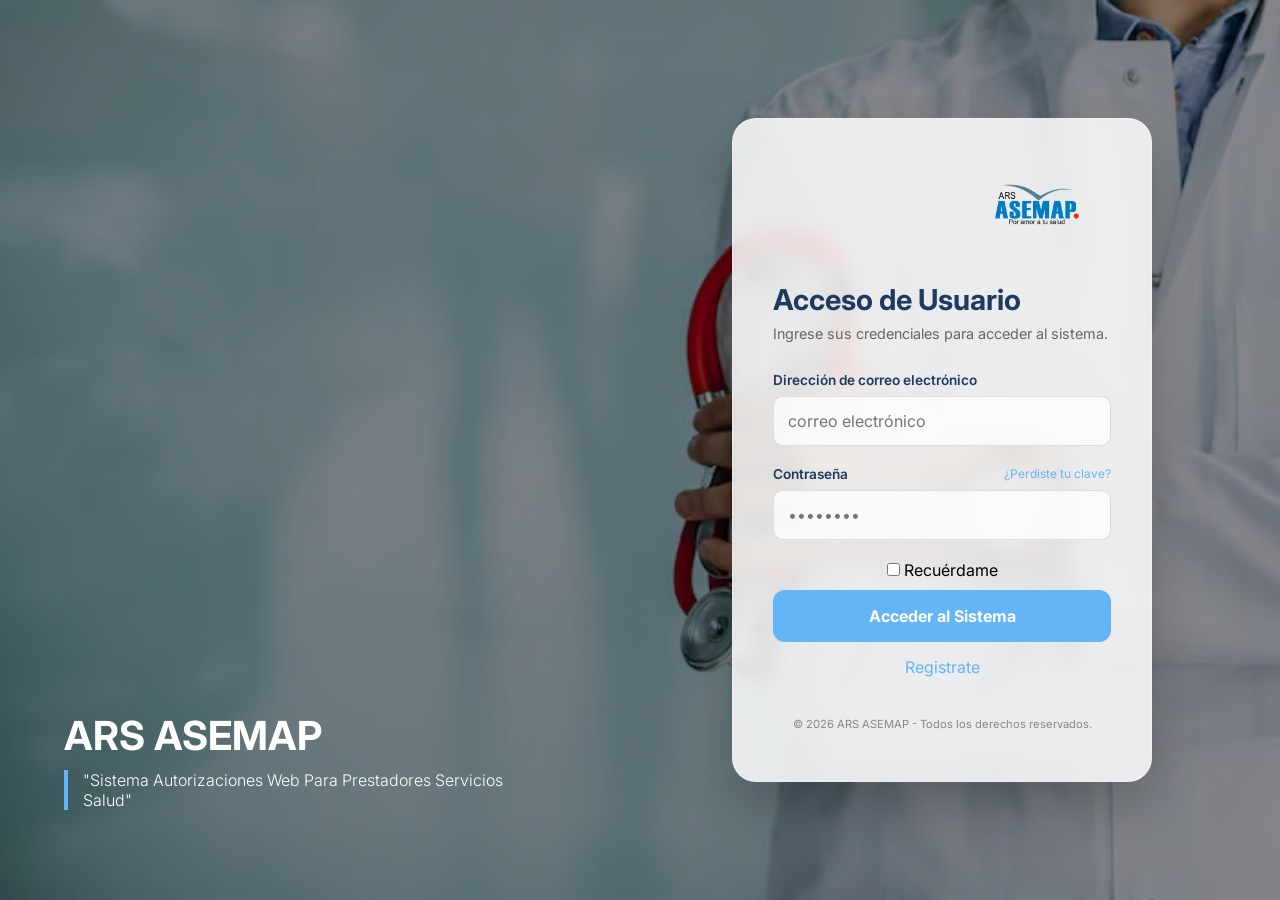
<file: index.html>
<!DOCTYPE html>
<html lang="es">
<head>
    <meta charset="UTF-8">
    <meta name="viewport" content="width=device-width, initial-scale=1.0">
    <title>Acceso - ARS ASEMAP</title>
    <link rel="stylesheet" href="autorizaciones.css">
    <link href="https://fonts.googleapis.com/css2?family=Inter:wght@300;400;600;700&display=swap" rel="stylesheet">
</head>
<body>

    <div class="login-container">
        <div class="background-image">
            <div class="hero-text">
                <h1>ARS ASEMAP</h1>
                <p>"Sistema Autorizaciones Web Para Prestadores Servicios Salud"</p>
            </div>
        </div>

        <div class="floating-box">
            <div class="logo-area">
                <img src="imagenes/asemaplogo.png" alt="ARS ASEMAP" class="logo">
            </div>

            <div class="form-header">
                <h2>Acceso de Usuario</h2>
                <p>Ingrese sus credenciales para acceder al sistema.</p>
            </div>

            <form class="login-form">
                <div class="input-group">
                    <label>Dirección de correo electrónico</label>
                    <input type="email" placeholder="correo electrónico" required>
                </div>

                <div class="input-group">
                    <div class="label-row">
                        <label>Contraseña</label>
                        <a href="#" class="forgot">¿Perdiste tu clave?</a>
                    </div>
                    <input type="password" placeholder="••••••••" required>
                </div>

                <div class="form-footer">
                    <label class="remember">
                        <input type="checkbox"> Recuérdame
                    </label>
                </div>

                <button type="submit" class="btn-access">Acceder al Sistema</button>
            </form>

            <a href="formulario-registro.html" class="registro">Registrate</a>

            <p class="copyright">© 2026 ARS ASEMAP - Todos los derechos reservados.</p>
        </div>
    </div>

</body>
</html>
</file>
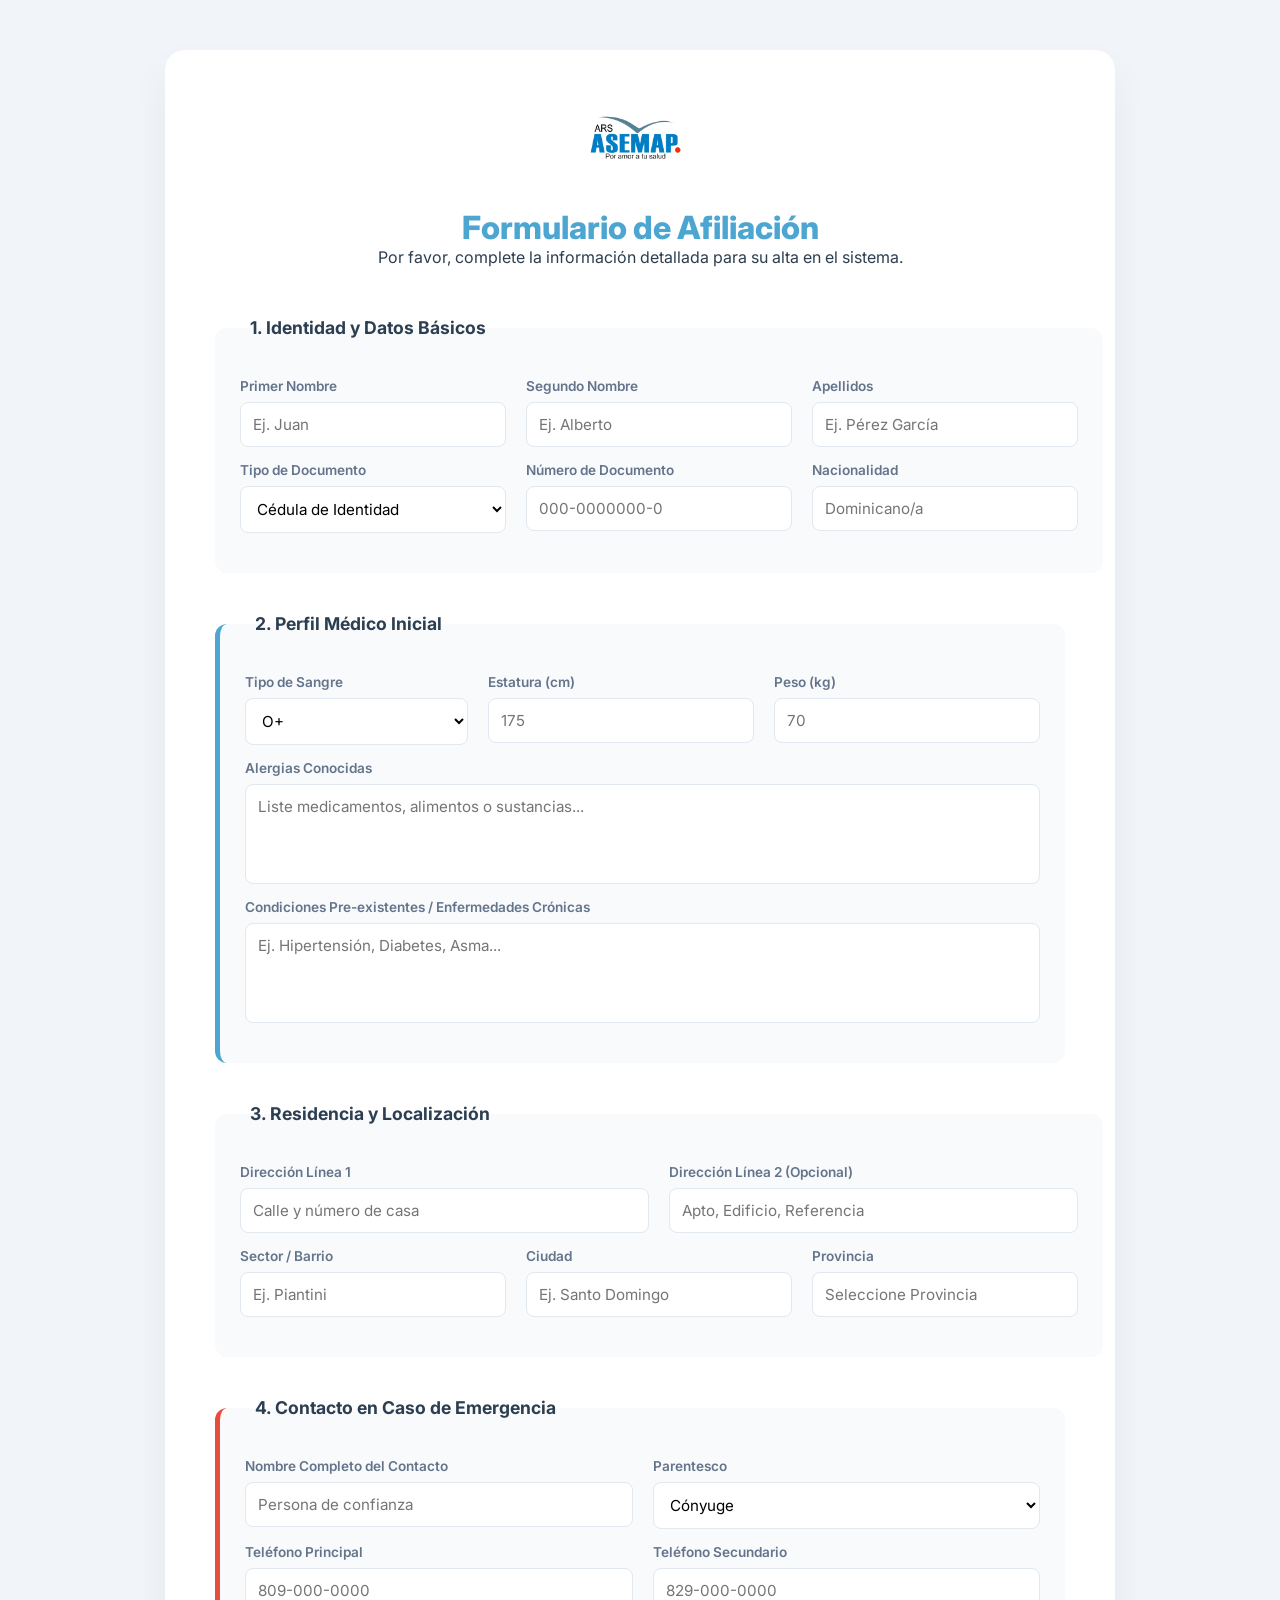
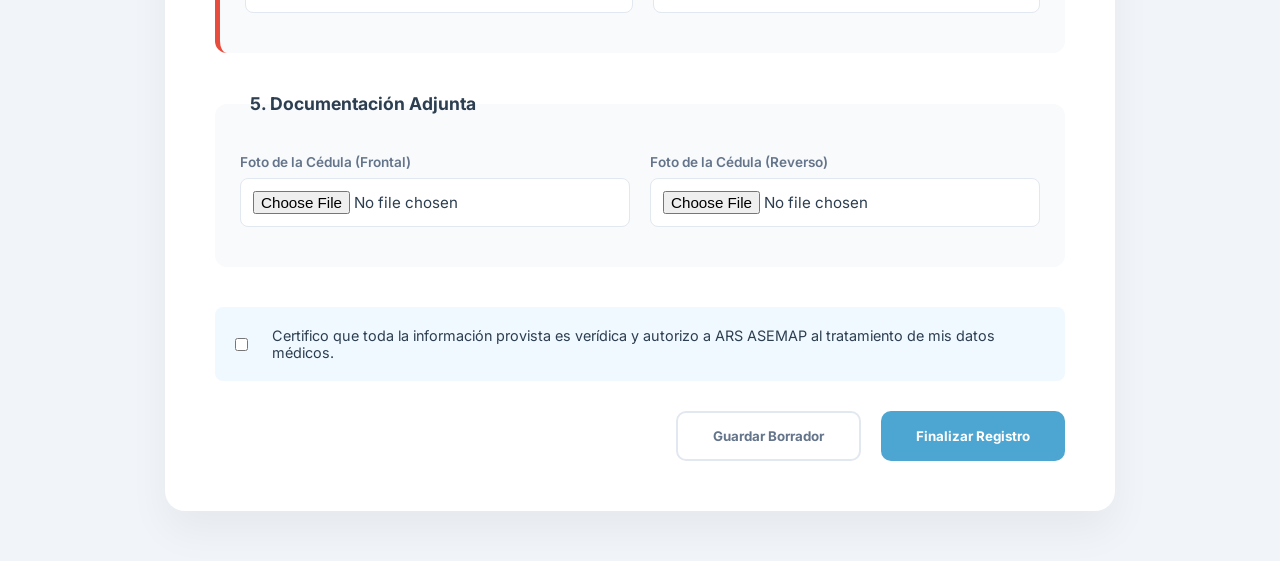
<file: formulario-registro.html>
<!DOCTYPE html>
<html lang="es">
<head>
    <meta charset="UTF-8">
    <meta name="viewport" content="width=device-width, initial-scale=1.0">
    <title>Registro Maestro - ARS ASEMAP</title>
    <link rel="stylesheet" href="formulario.registro.css">
    <link href="https://fonts.googleapis.com/css2?family=Inter:wght@300;400;500;600;700&display=swap" rel="stylesheet">
</head>
<body>

    <div class="form-wrapper">
        <form class="glass-form">
            <header class="main-header">
                <div class="logo-box">
                    <img src="imagenes/asemaplogo.png" alt="ARS ASEMAP">
                </div>
                <h2>Formulario de Afiliación</h2>
                <p>Por favor, complete la información detallada para su alta en el sistema.</p>
            </header>

            <fieldset class="form-section">
                <legend>1. Identidad y Datos Básicos</legend>
                <div class="grid-3">
                    <div class="field">
                        <label>Primer Nombre</label>
                        <input type="text" placeholder="Ej. Juan" required>
                    </div>
                    <div class="field">
                        <label>Segundo Nombre</label>
                        <input type="text" placeholder="Ej. Alberto">
                    </div>
                    <div class="field">
                        <label>Apellidos</label>
                        <input type="text" placeholder="Ej. Pérez García" required>
                    </div>
                </div>
                <div class="grid-3">
                    <div class="field">
                        <label>Tipo de Documento</label>
                        <select>
                            <option>Cédula de Identidad</option>
                            <option>Pasaporte</option>
                            <option>RNC</option>
                        </select>
                    </div>
                    <div class="field">
                        <label>Número de Documento</label>
                        <input type="text" placeholder="000-0000000-0">
                    </div>
                    <div class="field">
                        <label>Nacionalidad</label>
                        <input type="text" placeholder="Dominicano/a">
                    </div>
                </div>
            </fieldset>

            <fieldset class="form-section secondary">
                <legend>2. Perfil Médico Inicial</legend>
                <div class="grid-3">
                    <div class="field">
                        <label>Tipo de Sangre</label>
                        <select>
                            <option>O+</option>
                            <option>O-</option>
                            <option>A+</option>
                            <option>A-</option>
                            <option>B+</option>
                            <option>AB+</option>
                        </select>
                    </div>
                    <div class="field">
                        <label>Estatura (cm)</label>
                        <input type="number" placeholder="175">
                    </div>
                    <div class="field">
                        <label>Peso (kg)</label>
                        <input type="number" placeholder="70">
                    </div>
                </div>
                <div class="field full-width">
                    <label>Alergias Conocidas</label>
                    <textarea placeholder="Liste medicamentos, alimentos o sustancias..."></textarea>
                </div>
                <div class="field full-width">
                    <label>Condiciones Pre-existentes / Enfermedades Crónicas</label>
                    <textarea placeholder="Ej. Hipertensión, Diabetes, Asma..."></textarea>
                </div>
            </fieldset>

            <fieldset class="form-section">
                <legend>3. Residencia y Localización</legend>
                <div class="grid-2">
                    <div class="field">
                        <label>Dirección Línea 1</label>
                        <input type="text" placeholder="Calle y número de casa">
                    </div>
                    <div class="field">
                        <label>Dirección Línea 2 (Opcional)</label>
                        <input type="text" placeholder="Apto, Edificio, Referencia">
                    </div>
                </div>
                <div class="grid-3">
                    <div class="field">
                        <label>Sector / Barrio</label>
                        <input type="text" placeholder="Ej. Piantini">
                    </div>
                    <div class="field">
                        <label>Ciudad</label>
                        <input type="text" placeholder="Ej. Santo Domingo">
                    </div>
                    <div class="field">
                        <label>Provincia</label>
                        <input type="text" placeholder="Seleccione Provincia">
                    </div>
                </div>
            </fieldset>

            <fieldset class="form-section alert">
                <legend>4. Contacto en Caso de Emergencia</legend>
                <div class="grid-2">
                    <div class="field">
                        <label>Nombre Completo del Contacto</label>
                        <input type="text" placeholder="Persona de confianza">
                    </div>
                    <div class="field">
                        <label>Parentesco</label>
                        <select>
                            <option>Cónyuge</option>
                            <option>Padre/Madre</option>
                            <option>Hijo/a</option>
                            <option>Hermano/a</option>
                            <option>Otro</option>
                        </select>
                    </div>
                </div>
                <div class="grid-2">
                    <div class="field">
                        <label>Teléfono Principal</label>
                        <input type="tel" placeholder="809-000-0000">
                    </div>
                    <div class="field">
                        <label>Teléfono Secundario</label>
                        <input type="tel" placeholder="829-000-0000">
                    </div>
                </div>
            </fieldset>

            <fieldset class="form-section">
                <legend>5. Documentación Adjunta</legend>
                <div class="grid-2">
                    <div class="field">
                        <label>Foto de la Cédula (Frontal)</label>
                        <input type="file" class="file-input">
                    </div>
                    <div class="field">
                        <label>Foto de la Cédula (Reverso)</label>
                        <input type="file" class="file-input">
                    </div>
                </div>
            </fieldset>

            <div class="terms-area">
                <label class="custom-check">
                    <input type="checkbox">
                    <span class="box"></span>
                    Certifico que toda la información provista es verídica y autorizo a ARS ASEMAP al tratamiento de mis datos médicos.
                </label>
            </div>

            <div class="actions">
                <button type="button" class="btn btn-outline">Guardar Borrador</button>
                <button type="submit" class="btn btn-main">Finalizar Registro</button>
            </div>
        </form>
    </div>

</body>
</html>
</file>
<file: autorizaciones.css>
:root {
    --blue-accent: #64b5f6;
    --dark-blue: #1e3a5f;
    --glass-bg: rgba(255, 255, 255, 0.85); /* Controla la transparencia aquí */
}

* {
    margin: 0;
    padding: 0;
    box-sizing: border-box;
    font-family: 'Inter', sans-serif;
}

body, html {
    height: 100%;
    overflow: hidden;
}

.login-container {
    height: 100vh;
    width: 100vw;
    display: flex;
    justify-content: flex-end; /* Alinea la caja a la derecha */
    align-items: center;
    padding-right: 10%; /* Espacio desde el borde derecho */
    position: relative;
}

/* Imagen de fondo de pantalla completa */
.background-image {
    position: absolute;
    top: 0;
    left: 0;
    width: 100%;
    height: 100%;
    background: url('imagenes/lider.jpg') no-repeat center center/cover;
    z-index: -1;
}

/* Oscurecer un poco la imagen para que el texto resalte */
.background-image::after {
    content: "";
    position: absolute;
    top: 0;
    left: 0;
    width: 100%;
    height: 100%;
    background: rgba(0, 0, 0, 0.4);
}

.hero-text {
    position: absolute;
    bottom: 10%;
    left: 5%;
    color: white;
    z-index: 1;
    max-width: 450px;
}

.hero-text h1 {
    font-size: 2.5rem;
    margin-bottom: 10px;
}

.hero-text p {
    font-size: 1rem;
    border-left: 4px solid var(--blue-accent);
    padding-left: 15px;
    font-weight: 300;
}

/* --- ESTILO FLOTANTE TRANSPARENTE --- */
.floating-box {
    background: var(--glass-bg);
    backdrop-filter: blur(10px); /* El efecto de desenfoque */
    -webkit-backdrop-filter: blur(10px);
    width: 100%;
    max-width: 420px;
    padding: 50px 40px;
    border-radius: 24px;
    box-shadow: 0 25px 50px rgba(0, 0, 0, 0.2);
    border: 1px solid rgba(255, 255, 255, 0.3);
    text-align: center;
    animation: fadeInRight 0.8s ease-out;
}

@keyframes fadeInRight {
    from { opacity: 0; transform: translateX(50px); }
    to { opacity: 1; transform: translateX(0); }
}

.logo-area {
    margin-bottom: 30px;
    text-align: right; /* Mantiene el logo a la derecha como en tu imagen */
}

.logo {
    max-width: 140px;
}

.form-header h2 {
    color: var(--dark-blue);
    font-size: 1.8rem;
    margin-bottom: 8px;
    text-align: left;
}

.form-header p {
    color: #666;
    font-size: 0.9rem;
    margin-bottom: 30px;
    text-align: left;
}

/* Inputs */
.input-group {
    margin-bottom: 20px;
    text-align: left;
}

.input-group label {
    display: block;
    font-size: 0.85rem;
    font-weight: 600;
    margin-bottom: 8px;
    color: var(--dark-blue);
}

.label-row {
    display: flex;
    justify-content: space-between;
}

.forgot {
    font-size: 0.75rem;
    color: var(--blue-accent);
    text-decoration: none;
}

input[type="email"], input[type="password"] {
    width: 100%;
    padding: 14px;
    border: 1px solid #ddd;
    border-radius: 10px;
    background: rgba(255, 255, 255, 0.8);
    font-size: 1rem;
}

/* Botón */
.btn-access {
    width: 100%;
    padding: 16px;
    background-color: var(--blue-accent);
    color: white;
    border: none;
    border-radius: 12px;
    font-size: 1rem;
    font-weight: 700;
    cursor: pointer;
    transition: all 0.3s ease;
    margin-top: 10px;
}

.btn-access:hover {
    background-color: #4a90e2;
    transform: translateY(-2px);
    box-shadow: 0 5px 15px rgba(100, 181, 246, 0.4);
}

.copyright {
    margin-top: 40px;
    font-size: 0.7rem;
    color: #888;
}

/* Móvil */
@media (max-width: 768px) {
    .login-container {
        justify-content: center;
        padding-right: 0;
        padding: 20px;
    }
    .hero-text {
        display: none;
    }
}

.registro {
    display: block;
    margin-top: 15px;
    font-size: 1rem;
    color: var(--blue-accent);
    text-decoration: none;
    cursor: pointer;
}
</file>
<file: formulario.registro.css>
:root {
    --primary: #4da6d1;
    --dark: #2c3e50;
    --gray-bg: #f8fafc;
    --border: #e2e8f0;
    --danger: #e74c3c;
    --white: #ffffff;
}

* {
    margin: 0;
    padding: 0;
    box-sizing: border-box;
    font-family: 'Inter', sans-serif;
}

body {
    background-color: #f1f5f9;
    padding: 50px 20px;
    color: var(--dark);
}

.form-wrapper {
    max-width: 950px;
    margin: 0 auto;
}

.glass-form {
    background: var(--white);
    padding: 50px;
    border-radius: 20px;
    box-shadow: 0 20px 40px rgba(0,0,0,0.05);
}

.main-header {
    text-align: center;
    margin-bottom: 50px;
}

.logo-box img {
    max-width: 150px;
    margin-bottom: 20px;
}

.main-header h2 {
    font-size: 2rem;
    font-weight: 800;
    color: var(--primary);
}

/* Secciones Estilizadas */
.form-section {
    border: none;
    margin-bottom: 40px;
    padding: 25px;
    background: var(--gray-bg);
    border-radius: 12px;
}

.form-section legend {
    font-weight: 700;
    font-size: 1.1rem;
    padding: 0 10px;
    color: var(--dark);
    margin-bottom: 15px;
}

.form-section.alert {
    border-left: 5px solid var(--danger);
}

.form-section.secondary {
    border-left: 5px solid var(--primary);
}

/* Grillas */
.grid-3 { display: grid; grid-template-columns: 1fr 1fr 1fr; gap: 20px; }
.grid-2 { display: grid; grid-template-columns: 1fr 1fr; gap: 20px; }

.field {
    display: flex;
    flex-direction: column;
    margin-bottom: 15px;
}

.field label {
    font-size: 0.85rem;
    font-weight: 600;
    margin-bottom: 8px;
    color: #64748b;
}

input, select, textarea {
    padding: 12px;
    border: 1px solid var(--border);
    border-radius: 8px;
    font-size: 0.95rem;
    background: white;
    transition: 0.3s;
}

input:focus, textarea:focus {
    outline: none;
    border-color: var(--primary);
    box-shadow: 0 0 0 4px rgba(77, 166, 209, 0.1);
}

textarea {
    height: 100px;
    resize: none;
}

.full-width { grid-column: span 3; }

/* Checkbox Moderno */
.terms-area {
    margin: 30px 0;
    padding: 20px;
    background: #f0f9ff;
    border-radius: 8px;
}

.custom-check {
    display: flex;
    align-items: center;
    gap: 12px;
    font-size: 0.9rem;
    cursor: pointer;
}

/* Botones */
.actions {
    display: flex;
    justify-content: flex-end;
    gap: 20px;
    margin-top: 20px;
}

.btn {
    padding: 15px 35px;
    border-radius: 10px;
    font-weight: 700;
    cursor: pointer;
    transition: 0.3s;
}

.btn-main {
    background: var(--primary);
    color: white;
    border: none;
}

.btn-main:hover {
    background: var(--dark);
    transform: translateY(-2px);
}

.btn-outline {
    background: transparent;
    border: 2px solid var(--border);
    color: #64748b;
}

/* Responsive */
@media (max-width: 768px) {
    .grid-3, .grid-2 { grid-template-columns: 1fr; }
    .glass-form { padding: 25px; }
    .full-width { grid-column: span 1; }
}
</file>
